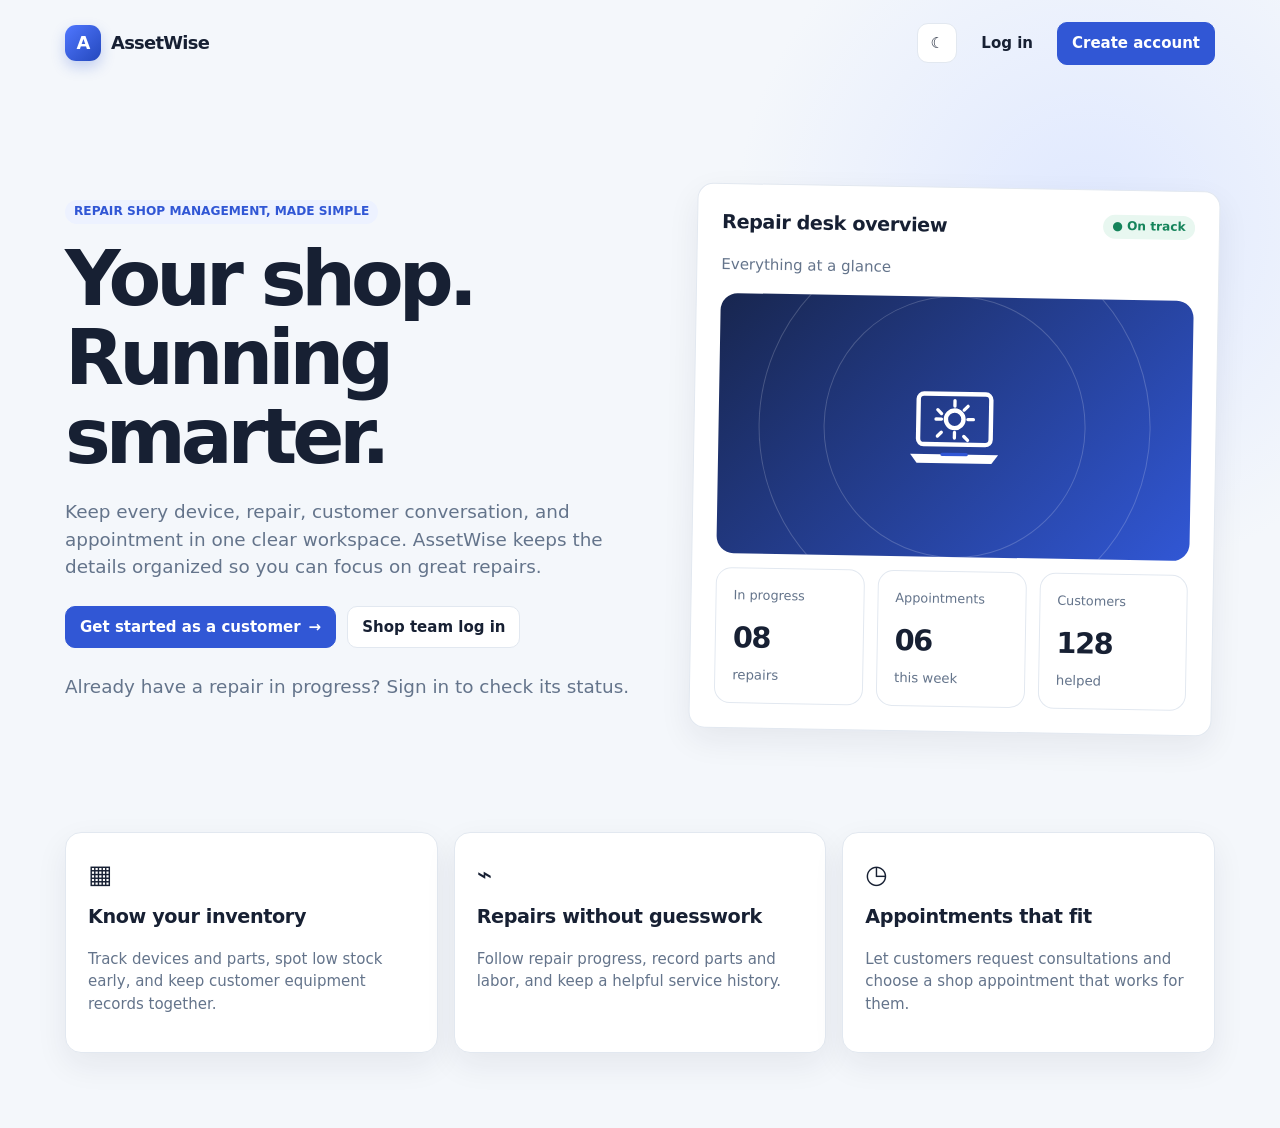
<file: AssetWise/index.html>
<!doctype html>
<html lang="en">
<head>
  <meta charset="utf-8">
  <meta name="viewport" content="width=device-width, initial-scale=1">
  <meta name="theme-color" content="#3157d5">
  <title>AssetWise — Repair shop, in control</title>
  <link rel="stylesheet" href="css/style.css">
</head>
<body class="landing" data-page="home">
  <nav class="landing-nav">
    <a class="brand" href="index.html" aria-label="AssetWise home"><span class="brand-mark" aria-hidden="true">A</span>AssetWise</a>
    <div class="toolbar">
      <button class="icon-btn" type="button" data-theme-toggle aria-label="Toggle dark mode">☾</button>
      <a class="btn btn-quiet" href="login.html">Log in</a>
      <a class="btn btn-primary" href="register.html">Create account</a>
    </div>
  </nav>
  <main>
    <section class="hero">
      <div class="hero-copy">
        <span class="badge info">REPAIR SHOP MANAGEMENT, MADE SIMPLE</span>
        <h1>Your shop.<br>Running smarter.</h1>
        <p>Keep every device, repair, customer conversation, and appointment in one clear workspace. AssetWise keeps the details organized so you can focus on great repairs.</p>
        <div class="hero-actions">
          <a class="btn btn-primary" href="register.html">Get started as a customer <span aria-hidden="true">→</span></a>
          <a class="btn" href="login.html">Shop team log in</a>
        </div>
        <p class="small">Already have a repair in progress? Sign in to check its status.</p>
      </div>
      <div class="card hero-card">
        <div class="section-heading"><div><h2>Repair desk overview</h2><p>Everything at a glance</p></div><span class="badge good">● On track</span></div>
        <div class="device-illustration" aria-hidden="true">
          <svg viewBox="0 0 100 100" fill="none"><rect x="17" y="20" width="66" height="46" rx="5" stroke="white" stroke-width="4"/><path d="M10 75h80l-6 8H16l-6-8Z" fill="white"/><path d="M39 75h22" stroke="#3157d5" stroke-width="3" stroke-linecap="round"/><circle cx="50" cy="43" r="8" stroke="white" stroke-width="4"/><path d="M50 31v-5m0 34v-5m12-12h5m-34 0h5m20.5-8.5 3.5-3.5m-24 24-3.5 3.5m24 0L62 62m-24-24-3.5-3.5" stroke="white" stroke-width="3" stroke-linecap="round"/></svg>
        </div>
        <div class="stats-grid" style="grid-template-columns:repeat(3,1fr);margin:14px 0 0">
          <div class="stat card"><div class="stat-label">In progress</div><div class="stat-value">08</div><span class="small muted">repairs</span></div>
          <div class="stat card"><div class="stat-label">Appointments</div><div class="stat-value">06</div><span class="small muted">this week</span></div>
          <div class="stat card"><div class="stat-label">Customers</div><div class="stat-value">128</div><span class="small muted">helped</span></div>
        </div>
      </div>
    </section>
    <section class="feature-grid" aria-label="AssetWise features">
      <article class="card feature"><div class="feature-icon">▦</div><h2>Know your inventory</h2><p class="muted">Track devices and parts, spot low stock early, and keep customer equipment records together.</p></article>
      <article class="card feature"><div class="feature-icon">⌁</div><h2>Repairs without guesswork</h2><p class="muted">Follow repair progress, record parts and labor, and keep a helpful service history.</p></article>
      <article class="card feature"><div class="feature-icon">◷</div><h2>Appointments that fit</h2><p class="muted">Let customers request consultations and choose a shop appointment that works for them.</p></article>
    </section>
  </main>
  <script src="js/storage.js"></script>
  <script src="js/auth.js"></script>
</body>
</html>
</file>
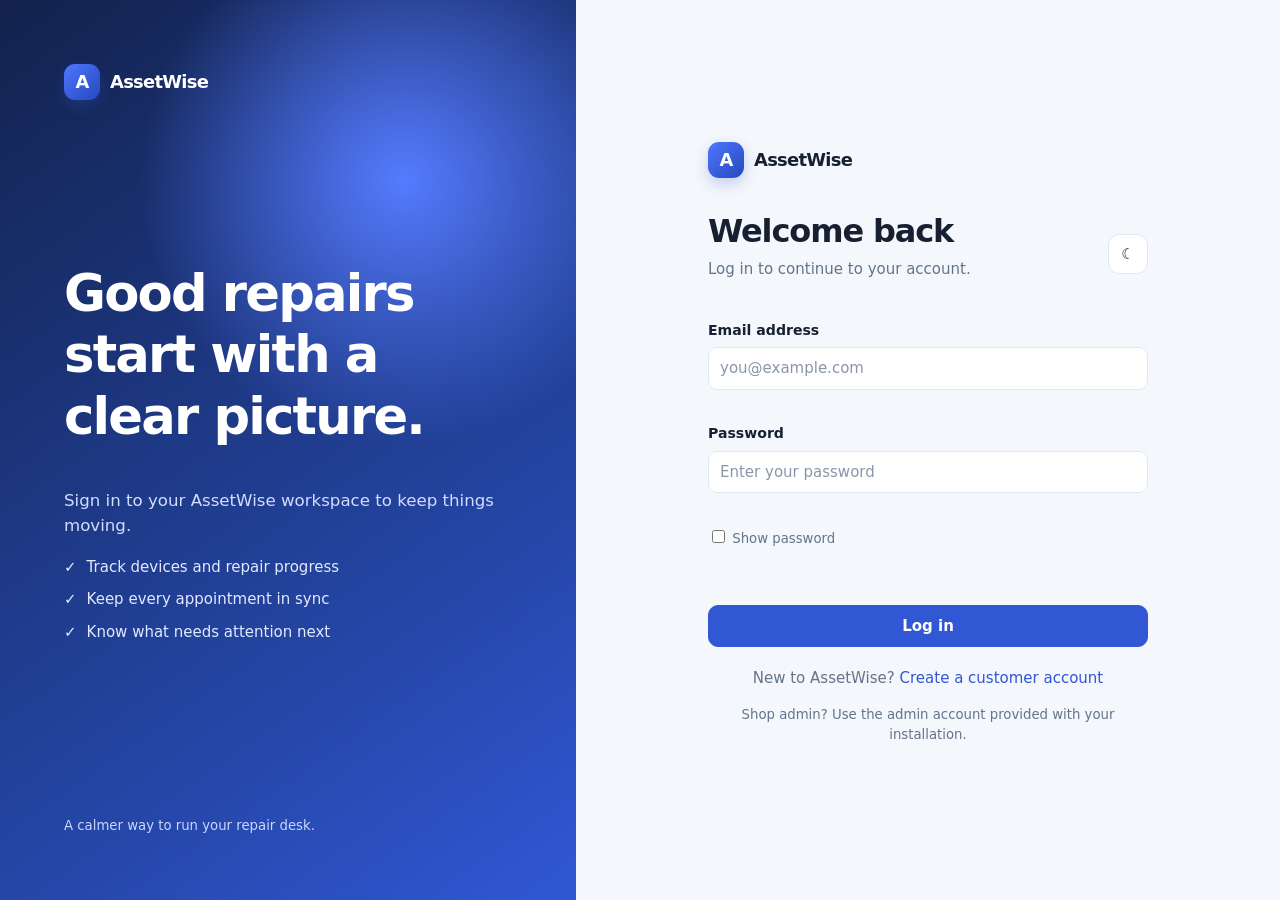
<file: AssetWise/customer.html>
<!doctype html>
<html lang="en">
<head>
  <meta charset="utf-8"><meta name="viewport" content="width=device-width, initial-scale=1">
  <title>Customer portal — AssetWise</title><link rel="stylesheet" href="css/style.css">
</head>
<body data-page="customer">
  <header class="topbar">
    <a class="brand" href="index.html"><span class="brand-mark" aria-hidden="true">A</span><span id="customer-shop-name">AssetWise</span></a>
    <div class="topbar-actions"><button class="icon-btn" type="button" data-theme-toggle aria-label="Toggle dark mode">☾</button><div class="user-chip"><div class="avatar" id="customer-avatar">C</div><div class="user-name"><strong id="customer-name">Customer</strong><div class="small muted">Customer portal</div></div></div><button class="btn btn-sm" type="button" data-logout>Log out</button></div>
  </header>
  <main class="customer-wrap">
    <div class="section-heading"><div><span class="badge info">YOUR REPAIR DESK</span><h1 style="margin:9px 0 0">Welcome, <span id="customer-greeting">there</span></h1><p>See your devices, get repair updates, and plan your next visit.</p></div></div>
    <nav class="customer-tabs" aria-label="Customer portal sections">
      <button class="customer-tab active" data-customer-tab="devices">My devices</button>
      <button class="customer-tab" data-customer-tab="consultation">Request consultation</button>
      <button class="customer-tab" data-customer-tab="appointments">Book appointment</button>
      <button class="customer-tab" data-customer-tab="repairs">My repairs</button>
      <button class="customer-tab" data-customer-tab="profile">Profile</button>
    </nav>
    <section id="customer-content"><div class="empty">Loading your account…</div></section>
  </main>
  <div class="modal-backdrop" id="modal-backdrop" aria-hidden="true"><section class="modal" id="modal" role="dialog" aria-modal="true" aria-labelledby="modal-title"></section></div>
  <div class="toast-region" id="toast-region" aria-live="polite" aria-atomic="true"></div>
  <script src="js/storage.js"></script><script src="js/auth.js"></script><script src="js/app.js"></script>
</body>
</html>
</file>
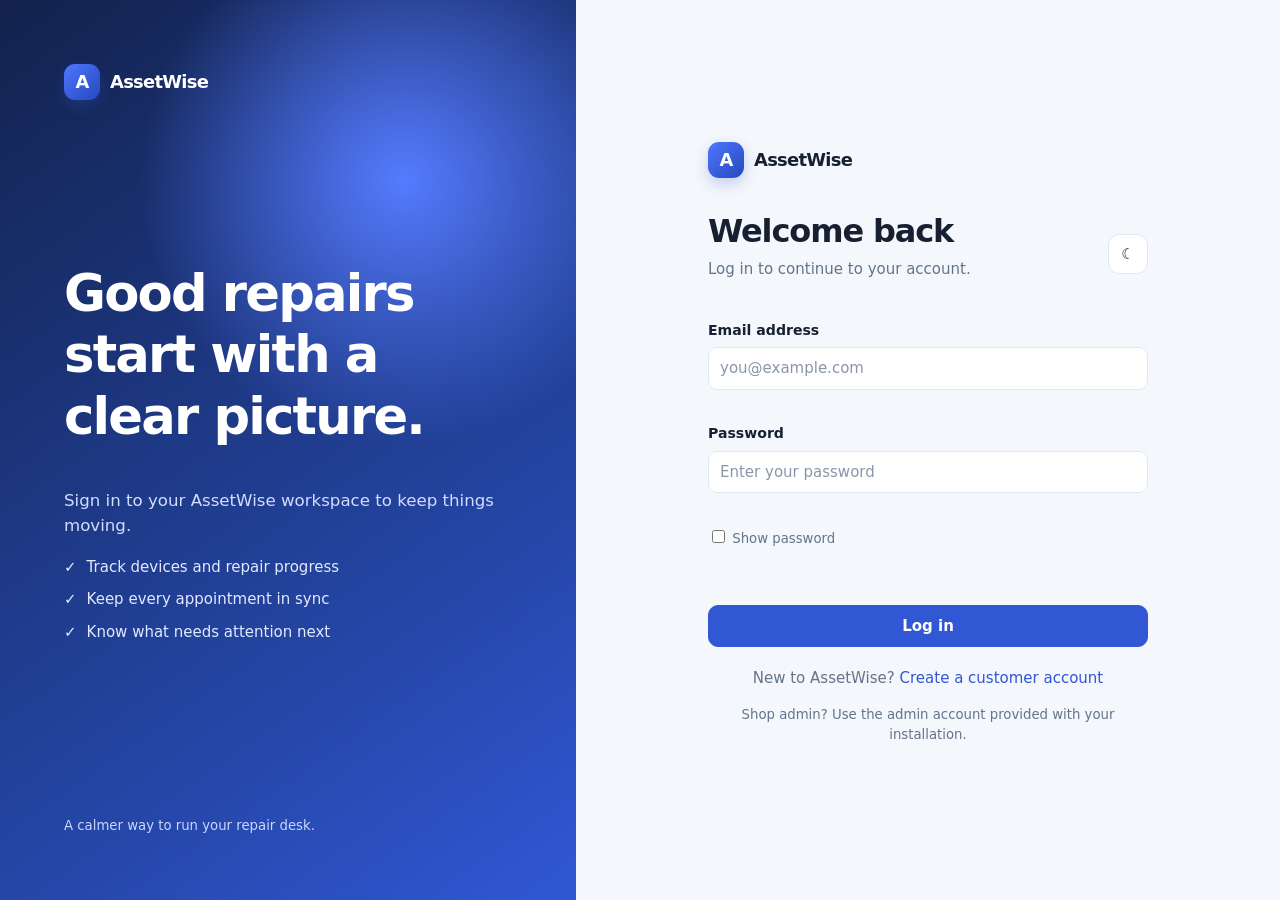
<file: AssetWise/login.html>
<!doctype html>
<html lang="en">
<head>
  <meta charset="utf-8"><meta name="viewport" content="width=device-width, initial-scale=1">
  <title>Log in — AssetWise</title><link rel="stylesheet" href="css/style.css">
</head>
<body data-page="login">
  <main class="auth-page">
    <aside class="auth-aside">
      <a class="brand" href="index.html"><span class="brand-mark" aria-hidden="true">A</span>AssetWise</a>
      <div class="auth-copy"><h1>Good repairs start with a clear picture.</h1><p>Sign in to your AssetWise workspace to keep things moving.</p>
        <div class="auth-feature"><span>✓</span> Track devices and repair progress</div><div class="auth-feature"><span>✓</span> Keep every appointment in sync</div><div class="auth-feature"><span>✓</span> Know what needs attention next</div>
      </div>
      <span class="small" style="color:#cbd7ff">A calmer way to run your repair desk.</span>
    </aside>
    <section class="auth-main">
      <div class="auth-box">
        <a class="brand" href="index.html"><span class="brand-mark" aria-hidden="true">A</span>AssetWise</a>
        <div style="display:flex;justify-content:space-between;align-items:center;margin-top:34px"><div><h1>Welcome back</h1><p class="muted">Log in to continue to your account.</p></div><button class="icon-btn" data-theme-toggle type="button" aria-label="Toggle dark mode">☾</button></div>
        <form id="login-form" novalidate>
          <div class="field"><label for="email">Email address</label><input id="email" name="email" type="email" autocomplete="username" required placeholder="you@example.com"><span class="form-error" data-error="email"></span></div>
          <div class="field"><label for="password">Password</label><input id="password" name="password" type="password" autocomplete="current-password" required placeholder="Enter your password"><span class="form-error" data-error="password"></span></div>
          <label class="small muted"><input id="show-password" type="checkbox"> Show password</label>
          <p id="auth-message" class="form-error" role="alert"></p>
          <button class="btn btn-primary" type="submit">Log in</button>
        </form>
        <p class="auth-footer">New to AssetWise? <a href="register.html">Create a customer account</a></p>
        <p class="small muted" style="text-align:center">Shop admin? Use the admin account provided with your installation.</p>
      </div>
    </section>
  </main>
  <script src="js/storage.js"></script><script src="js/auth.js"></script>
</body>
</html>
</file>
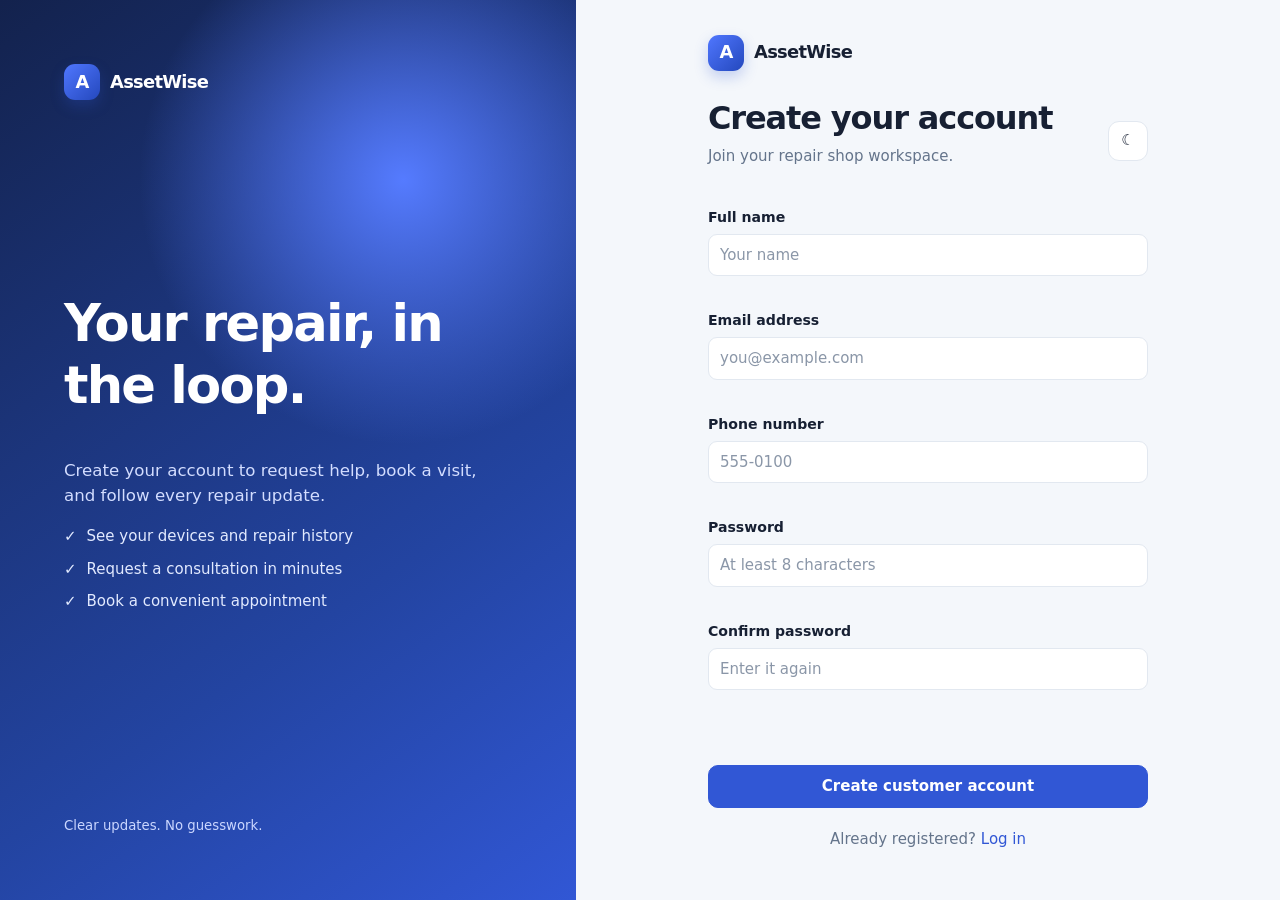
<file: AssetWise/register.html>
<!doctype html>
<html lang="en">
<head>
  <meta charset="utf-8"><meta name="viewport" content="width=device-width, initial-scale=1">
  <title>Create account — AssetWise</title><link rel="stylesheet" href="css/style.css">
</head>
<body data-page="register">
  <main class="auth-page">
    <aside class="auth-aside">
      <a class="brand" href="index.html"><span class="brand-mark" aria-hidden="true">A</span>AssetWise</a>
      <div class="auth-copy"><h1>Your repair, in the loop.</h1><p>Create your account to request help, book a visit, and follow every repair update.</p>
        <div class="auth-feature"><span>✓</span> See your devices and repair history</div><div class="auth-feature"><span>✓</span> Request a consultation in minutes</div><div class="auth-feature"><span>✓</span> Book a convenient appointment</div>
      </div>
      <span class="small" style="color:#cbd7ff">Clear updates. No guesswork.</span>
    </aside>
    <section class="auth-main">
      <div class="auth-box">
        <a class="brand" href="index.html"><span class="brand-mark" aria-hidden="true">A</span>AssetWise</a>
        <div style="display:flex;justify-content:space-between;align-items:center;margin-top:28px"><div><h1>Create your account</h1><p class="muted">Join your repair shop workspace.</p></div><button class="icon-btn" data-theme-toggle type="button" aria-label="Toggle dark mode">☾</button></div>
        <form id="register-form" novalidate>
          <div class="field"><label for="name">Full name</label><input id="name" autocomplete="name" required placeholder="Your name"><span class="form-error" data-error="name"></span></div>
          <div class="field"><label for="email">Email address</label><input id="email" type="email" autocomplete="email" required placeholder="you@example.com"><span class="form-error" data-error="email"></span></div>
          <div class="field"><label for="phone">Phone number</label><input id="phone" type="tel" autocomplete="tel" required placeholder="555-0100"><span class="form-error" data-error="phone"></span></div>
          <div class="field"><label for="password">Password</label><input id="password" type="password" autocomplete="new-password" required placeholder="At least 8 characters"><span class="form-error" data-error="password"></span></div>
          <div class="field"><label for="confirm-password">Confirm password</label><input id="confirm-password" type="password" autocomplete="new-password" required placeholder="Enter it again"><span class="form-error" data-error="confirm-password"></span></div>
          <p id="auth-message" class="form-error" role="alert"></p>
          <button class="btn btn-primary" type="submit">Create customer account</button>
        </form>
        <p class="auth-footer">Already registered? <a href="login.html">Log in</a></p>
      </div>
    </section>
  </main>
  <script src="js/storage.js"></script><script src="js/auth.js"></script>
</body>
</html>
</file>
<file: AssetWise/css/style.css>
:root {
  color-scheme: light;
  --bg: #f4f7fb;
  --surface: #fff;
  --surface-soft: #f8fafc;
  --text: #172033;
  --muted: #64748b;
  --line: #e2e8f0;
  --primary: #3157d5;
  --primary-dark: #2444b7;
  --primary-soft: #edf2ff;
  --green: #15845b;
  --green-soft: #e8f7f0;
  --amber: #a96608;
  --amber-soft: #fff4dd;
  --red: #c13d47;
  --red-soft: #fff0f0;
  --shadow: 0 12px 32px rgba(22, 34, 59, .07);
  --radius: 16px;
}

[data-theme="dark"] {
  color-scheme: dark;
  --bg: #101725;
  --surface: #182235;
  --surface-soft: #202d42;
  --text: #edf3ff;
  --muted: #a0aec3;
  --line: #344158;
  --primary: #829bff;
  --primary-dark: #a3b4ff;
  --primary-soft: #293652;
  --green: #63d3a4;
  --green-soft: #1c3a34;
  --amber: #ffc466;
  --amber-soft: #443521;
  --red: #ff9298;
  --red-soft: #472b34;
  --shadow: 0 12px 32px rgba(0, 0, 0, .2);
}

* { box-sizing: border-box; }
html { min-width: 320px; scroll-behavior: smooth; }
body {
  margin: 0;
  background: var(--bg);
  color: var(--text);
  font: 15px/1.5 Inter, ui-sans-serif, system-ui, -apple-system, BlinkMacSystemFont, "Segoe UI", sans-serif;
}
button, input, select, textarea { font: inherit; }
button, a { -webkit-tap-highlight-color: transparent; }
a { color: var(--primary); text-decoration: none; }
a:hover { text-decoration: underline; }
button { cursor: pointer; }
button:focus-visible, a:focus-visible, input:focus-visible, select:focus-visible, textarea:focus-visible {
  outline: 3px solid color-mix(in srgb, var(--primary) 38%, transparent);
  outline-offset: 2px;
}
h1, h2, h3, p { margin-top: 0; }
h1 { font-size: clamp(1.55rem, 2.5vw, 2rem); line-height: 1.2; letter-spacing: -.035em; }
h2 { font-size: 1.2rem; letter-spacing: -.02em; }
h3 { font-size: 1rem; }
.muted { color: var(--muted); }
.small { font-size: .83rem; }
.brand { display: inline-flex; align-items: center; gap: 10px; color: var(--text); font-weight: 800; font-size: 1.12rem; letter-spacing: -.04em; }
.brand-mark { display: grid; place-items: center; width: 36px; height: 36px; border-radius: 11px; color: #fff; background: linear-gradient(135deg, #5077ff, #2448bd); box-shadow: 0 6px 14px #3157d540; }
.brand-mark svg { width: 21px; height: 21px; }
.btn { display: inline-flex; align-items: center; justify-content: center; gap: 8px; border: 1px solid var(--line); border-radius: 10px; background: var(--surface); color: var(--text); padding: 9px 14px; font-weight: 650; transition: transform .15s, background .15s, border .15s; }
.btn:hover { transform: translateY(-1px); text-decoration: none; border-color: var(--primary); }
.btn-primary { color: #fff; border-color: var(--primary); background: #3157d5; }
[data-theme="dark"] .btn-primary { background: #536fdf; }
.btn-primary:hover { background: var(--primary-dark); color: #fff; }
.btn-quiet { border-color: transparent; background: transparent; }
.btn-danger { color: var(--red); }
.btn-sm { padding: 6px 10px; font-size: .82rem; }
.icon-btn { width: 40px; height: 40px; display: inline-grid; place-items: center; border: 1px solid var(--line); border-radius: 11px; background: var(--surface); color: var(--text); }
.field { display: grid; gap: 6px; }
.field label { color: var(--text); font-weight: 650; font-size: .88rem; }
.field input, .field select, .field textarea, .control {
  width: 100%; min-height: 42px; padding: 9px 11px; border: 1px solid var(--line); border-radius: 9px;
  background: var(--surface); color: var(--text);
}
.field textarea { resize: vertical; min-height: 90px; }
.field input::placeholder, .field textarea::placeholder { color: var(--muted); opacity: .75; }
.form-grid { display: grid; grid-template-columns: repeat(2, minmax(0, 1fr)); gap: 15px; }
.span-2 { grid-column: 1 / -1; }
.form-error { min-height: 1em; color: var(--red); font-size: .81rem; }
.form-actions { display: flex; justify-content: flex-end; gap: 9px; margin-top: 18px; }
.pill, .badge { display: inline-flex; align-items: center; border-radius: 999px; padding: 4px 9px; font-size: .76rem; line-height: 1.3; font-weight: 700; white-space: nowrap; background: var(--surface-soft); color: var(--muted); }
.badge.good { background: var(--green-soft); color: var(--green); }
.badge.warn { background: var(--amber-soft); color: var(--amber); }
.badge.bad { background: var(--red-soft); color: var(--red); }
.badge.info { background: var(--primary-soft); color: var(--primary); }
.card { background: var(--surface); border: 1px solid var(--line); border-radius: var(--radius); box-shadow: var(--shadow); }
.card-pad { padding: 20px; }
.section-heading { display: flex; align-items: flex-start; justify-content: space-between; gap: 16px; margin-bottom: 18px; }
.section-heading p { margin: 5px 0 0; color: var(--muted); }
.toolbar { display: flex; align-items: center; flex-wrap: wrap; gap: 9px; }
.toolbar .control { width: auto; min-width: 145px; }
.table-wrap { width: 100%; overflow-x: auto; }
table { width: 100%; border-collapse: collapse; min-width: 720px; }
th, td { padding: 12px 13px; text-align: left; border-bottom: 1px solid var(--line); vertical-align: middle; }
th { color: var(--muted); font-size: .75rem; text-transform: uppercase; letter-spacing: .055em; white-space: nowrap; }
td { font-size: .88rem; }
tbody tr:last-child td { border-bottom: 0; }
tbody tr:hover { background: var(--surface-soft); }
.table-low { background: var(--amber-soft); }
.table-actions { display: flex; gap: 5px; }
.empty { padding: 36px 18px; text-align: center; color: var(--muted); }
.empty-icon { display: block; margin: 0 auto 10px; font-size: 1.8rem; }
.stats-grid { display: grid; grid-template-columns: repeat(6, minmax(130px, 1fr)); gap: 13px; margin-bottom: 18px; }
.stat { padding: 17px; }
.stat-label { display: flex; align-items: center; justify-content: space-between; color: var(--muted); font-size: .8rem; gap: 8px; }
.stat-value { margin: 12px 0 3px; font-size: 1.8rem; font-weight: 800; letter-spacing: -.05em; }
.stat-icon { display: grid; place-items: center; width: 35px; height: 35px; border-radius: 11px; background: var(--primary-soft); color: var(--primary); }
.dashboard-grid { display: grid; grid-template-columns: 1.2fr .8fr; gap: 16px; }
.chart-list { display: grid; gap: 13px; }
.chart-row { display: grid; grid-template-columns: 110px 1fr 35px; align-items: center; gap: 10px; font-size: .84rem; }
.bar-track { height: 10px; background: var(--surface-soft); border-radius: 99px; overflow: hidden; }
.bar-fill { height: 100%; border-radius: inherit; background: linear-gradient(90deg, #3157d5, #7190ff); min-width: 2px; }
.activity-list, .plain-list { display: grid; gap: 12px; padding: 0; margin: 0; list-style: none; }
.activity-item { display: flex; gap: 11px; align-items: flex-start; font-size: .87rem; }
.activity-dot { width: 9px; height: 9px; margin-top: 6px; background: var(--primary); border-radius: 50%; flex: 0 0 auto; }
.activity-item time { display: block; color: var(--muted); font-size: .77rem; margin-top: 3px; }
.auth-page { min-height: 100vh; display: grid; grid-template-columns: minmax(320px, .9fr) 1.1fr; }
.auth-aside { display: flex; flex-direction: column; justify-content: space-between; padding: clamp(28px, 5vw, 68px); color: #fff; background: radial-gradient(circle at 70% 20%, #557bff 0, transparent 32%), linear-gradient(145deg, #13224d, #2344a1 65%, #3157d5); }
.auth-aside .brand { color: white; }
.auth-copy { max-width: 480px; }
.auth-copy h1 { font-size: clamp(2rem, 4vw, 3.6rem); }
.auth-copy p { color: #d3ddff; font-size: 1.04rem; }
.auth-feature { display: flex; gap: 10px; align-items: center; color: #e2eaff; margin: 10px 0; }
.auth-main { display: grid; place-items: center; padding: 28px; }
.auth-box { width: min(100%, 440px); }
.auth-box h1 { margin-bottom: 8px; }
.auth-box form { display: grid; gap: 15px; margin-top: 24px; }
.auth-footer { margin-top: 20px; text-align: center; color: var(--muted); }
.topbar { min-height: 72px; display: flex; align-items: center; justify-content: space-between; gap: 14px; padding: 12px 24px; border-bottom: 1px solid var(--line); background: var(--surface); }
.topbar-actions { display: flex; align-items: center; gap: 10px; }
.user-chip { display: flex; align-items: center; gap: 9px; }
.avatar { width: 35px; height: 35px; display: grid; place-items: center; border-radius: 50%; background: var(--primary-soft); color: var(--primary); font-weight: 800; }
.app-shell { min-height: 100vh; }
.admin-layout { display: grid; grid-template-columns: 245px minmax(0, 1fr); min-height: calc(100vh - 72px); }
.sidebar { padding: 19px 13px; background: var(--surface); border-right: 1px solid var(--line); }
.nav-label { padding: 14px 12px 7px; color: var(--muted); font-size: .7rem; text-transform: uppercase; letter-spacing: .11em; font-weight: 750; }
.nav-list { display: grid; gap: 4px; }
.nav-item { display: flex; gap: 11px; align-items: center; padding: 10px 12px; border-radius: 10px; color: var(--muted); font-weight: 650; }
.nav-item:hover, .nav-item.active { color: var(--primary); background: var(--primary-soft); text-decoration: none; }
.nav-icon { width: 21px; text-align: center; font-size: 1rem; }
.nav-count { margin-left: auto; min-width: 21px; padding: 2px 6px; border-radius: 999px; background: var(--amber-soft); color: var(--amber); text-align: center; font-size: .72rem; font-weight: 800; }
.nav-count:empty, .nav-count[data-count="0"] { display: none; }
.main-content { min-width: 0; padding: clamp(18px, 2.5vw, 32px); }
.content-container { max-width: 1440px; margin: 0 auto; }
.mobile-menu { display: none; }
.split-grid { display: grid; grid-template-columns: 1fr 1fr; gap: 16px; }
.appointment { display: grid; grid-template-columns: 54px 1fr auto; gap: 11px; align-items: center; padding: 11px 0; border-bottom: 1px solid var(--line); }
.appointment:last-child { border-bottom: 0; }
.date-block { padding: 7px; text-align: center; border-radius: 10px; background: var(--primary-soft); color: var(--primary); line-height: 1.2; }
.date-block strong { display: block; font-size: 1.08rem; }
.date-block span { font-size: .69rem; text-transform: uppercase; }
.calendar-toolbar { display: flex; align-items: center; justify-content: space-between; gap: 12px; margin-bottom: 14px; }
.calendar-grid { display: grid; grid-template-columns: repeat(7, minmax(0, 1fr)); border-top: 1px solid var(--line); border-left: 1px solid var(--line); }
.cal-head, .cal-day { min-width: 0; border-right: 1px solid var(--line); border-bottom: 1px solid var(--line); }
.cal-head { padding: 9px 4px; text-align: center; color: var(--muted); font-size: .76rem; font-weight: 700; }
.cal-day { min-height: 103px; padding: 7px; background: var(--surface); }
.cal-day.outside { background: var(--surface-soft); color: var(--muted); }
.cal-day.today { box-shadow: inset 0 0 0 2px var(--primary); }
.cal-num { font-size: .82rem; font-weight: 700; }
.cal-event { display: block; overflow: hidden; margin-top: 5px; padding: 3px 5px; border-radius: 5px; color: var(--primary); background: var(--primary-soft); font-size: .68rem; white-space: nowrap; text-overflow: ellipsis; }
.cal-event.consultation { color: var(--amber); background: var(--amber-soft); }
.cal-event.pickup { color: var(--green); background: var(--green-soft); }
.cal-event.cancelled { opacity: .55; text-decoration: line-through; }
.progress { display: flex; gap: 0; margin: 18px 0; }
.progress-step { position: relative; flex: 1; text-align: center; color: var(--muted); font-size: .72rem; }
.progress-step:before { content: ""; display: block; width: 18px; height: 18px; margin: 0 auto 6px; border: 2px solid var(--line); background: var(--surface); border-radius: 50%; position: relative; z-index: 1; }
.progress-step:not(:last-child):after { content: ""; height: 2px; background: var(--line); position: absolute; top: 8px; left: calc(50% + 10px); width: calc(100% - 20px); }
.progress-step.done { color: var(--green); }
.progress-step.done:before { border-color: var(--green); background: var(--green); box-shadow: inset 0 0 0 4px var(--surface); }
.progress-step.done:not(:last-child):after { background: var(--green); }
.modal-backdrop { display: none; position: fixed; inset: 0; z-index: 30; padding: 18px; place-items: center; background: #10182799; backdrop-filter: blur(3px); }
.modal-backdrop.open { display: grid; }
.modal { width: min(100%, 700px); max-height: calc(100vh - 36px); overflow: auto; padding: 22px; background: var(--surface); border: 1px solid var(--line); border-radius: 17px; box-shadow: 0 20px 70px #0003; animation: pop .16s ease-out; }
.modal-header { display: flex; justify-content: space-between; gap: 12px; margin-bottom: 17px; }
.modal-header h2 { margin: 0; }
@keyframes pop { from { opacity: .6; transform: translateY(8px) scale(.99); } }
.toast-region { position: fixed; right: 20px; bottom: 20px; z-index: 60; display: grid; gap: 9px; }
.toast { max-width: min(390px, calc(100vw - 40px)); padding: 12px 16px; border-radius: 11px; background: var(--text); color: var(--surface); box-shadow: var(--shadow); animation: pop .2s ease-out; }
.toast.error { background: var(--red); color: #fff; }
.toast.success { background: var(--green); color: #fff; }
.pagination { display: flex; align-items: center; justify-content: space-between; padding: 12px 14px; border-top: 1px solid var(--line); color: var(--muted); font-size: .83rem; }
.timeline { border-left: 2px solid var(--line); margin: 16px 0 16px 7px; padding-left: 17px; display: grid; gap: 12px; }
.timeline-entry { position: relative; }
.timeline-entry:before { content: ""; position: absolute; left: -23px; top: 6px; width: 9px; height: 9px; border-radius: 50%; background: var(--primary); }
.timeline-entry time { display: block; color: var(--muted); font-size: .77rem; }
.landing { min-height: 100vh; overflow: hidden; background: radial-gradient(circle at 85% 20%, #dfe8ff 0, transparent 25%), var(--bg); }
[data-theme="dark"] .landing { background: radial-gradient(circle at 85% 20%, #293c69 0, transparent 27%), var(--bg); }
.landing-nav { max-width: 1200px; margin: auto; padding: 22px 25px; display: flex; justify-content: space-between; align-items: center; }
.hero { max-width: 1200px; margin: auto; padding: clamp(42px, 8vw, 100px) 25px; display: grid; grid-template-columns: 1.05fr .95fr; gap: 50px; align-items: center; }
.hero-copy h1 { font-size: clamp(2.7rem, 6vw, 5rem); line-height: 1.03; letter-spacing: -.065em; margin: 15px 0 22px; }
.hero-copy p { max-width: 570px; color: var(--muted); font-size: 1.15rem; }
.hero-actions { display: flex; flex-wrap: wrap; gap: 11px; margin: 25px 0; }
.hero-card { padding: 24px; transform: rotate(1deg); }
.hero-card .stat { box-shadow: none; }
.device-illustration { min-height: 260px; border-radius: 17px; background: linear-gradient(135deg, #18264f, #3157d5); color: white; display: grid; place-items: center; position: relative; overflow: hidden; }
.device-illustration:before, .device-illustration:after { content: ""; position: absolute; border: 1px solid #ffffff30; border-radius: 50%; width: 260px; height: 260px; }
.device-illustration:after { width: 390px; height: 390px; }
.device-illustration svg { width: 110px; height: 110px; position: relative; z-index: 1; }
.feature-grid { max-width: 1200px; margin: 0 auto 75px; padding: 0 25px; display: grid; grid-template-columns: repeat(3, 1fr); gap: 16px; }
.feature { padding: 22px; }
.feature-icon { font-size: 1.6rem; margin-bottom: 10px; }
.customer-wrap { max-width: 1200px; margin: auto; padding: 26px; }
.customer-tabs { display: flex; gap: 6px; border-bottom: 1px solid var(--line); overflow-x: auto; margin-bottom: 20px; }
.customer-tab { flex: 0 0 auto; border: 0; border-bottom: 2px solid transparent; padding: 11px 14px; color: var(--muted); background: transparent; font-weight: 700; }
.customer-tab.active { color: var(--primary); border-bottom-color: var(--primary); }
.profile-grid { max-width: 700px; }
.notice { border: 1px solid var(--line); border-radius: 10px; background: var(--surface-soft); padding: 12px 14px; color: var(--muted); font-size: .86rem; }
.legend { display: flex; flex-wrap: wrap; gap: 12px; margin: 12px 0; color: var(--muted); font-size: .78rem; }
.legend span { display: flex; gap: 5px; align-items: center; }
.legend i { display: inline-block; width: 9px; height: 9px; border-radius: 50%; background: var(--primary); }
.legend .l-consult { background: var(--amber); }.legend .l-pickup { background: var(--green); }
.modal-close { font-size: 1.25rem; }
.hidden { display: none !important; }
.receipt { display: none; }
@media (max-width: 1050px) {
  .stats-grid { grid-template-columns: repeat(3, 1fr); }
  .admin-layout { grid-template-columns: 215px minmax(0, 1fr); }
}
@media (max-width: 760px) {
  .auth-page { grid-template-columns: 1fr; }
  .auth-aside { display: none; }
  .auth-main { min-height: 100vh; }
  .admin-layout { display: block; }
  .sidebar { display: none; position: absolute; z-index: 20; top: 72px; left: 0; right: 0; border-right: 0; border-bottom: 1px solid var(--line); box-shadow: var(--shadow); }
  .sidebar.open { display: block; }
  .mobile-menu { display: inline-grid; }
  .main-content { padding: 18px 13px; }
  .dashboard-grid, .split-grid { grid-template-columns: 1fr; }
  .hero { grid-template-columns: 1fr; }
  .hero-card { transform: none; }
  .feature-grid { grid-template-columns: 1fr; }
  .stats-grid { grid-template-columns: repeat(2, 1fr); }
  .topbar { padding: 10px 13px; }
  .cal-day { min-height: 76px; padding: 4px; }
  .cal-event { font-size: .6rem; }
}
@media (max-width: 480px) {
  .form-grid { grid-template-columns: 1fr; }
  .span-2 { grid-column: auto; }
  .section-heading { flex-direction: column; }
  .toolbar { width: 100%; }
  .toolbar .control { flex: 1; min-width: 100px; }
  .stats-grid { gap: 8px; }
  .stat { padding: 13px; }
  .stat-value { font-size: 1.5rem; }
  .user-chip .user-name { display: none; }
  .calendar-grid { font-size: .7rem; }
  .cal-head { font-size: .65rem; }
}
@media print {
  body { background: white; color: #111; }
  .no-print, .topbar, .sidebar, .main-content, .toast-region { display: none !important; }
  .receipt { display: block !important; padding: 20px; }
  .receipt table { min-width: 0; }
  .receipt .card { box-shadow: none; border: 0; }
}
</file>
